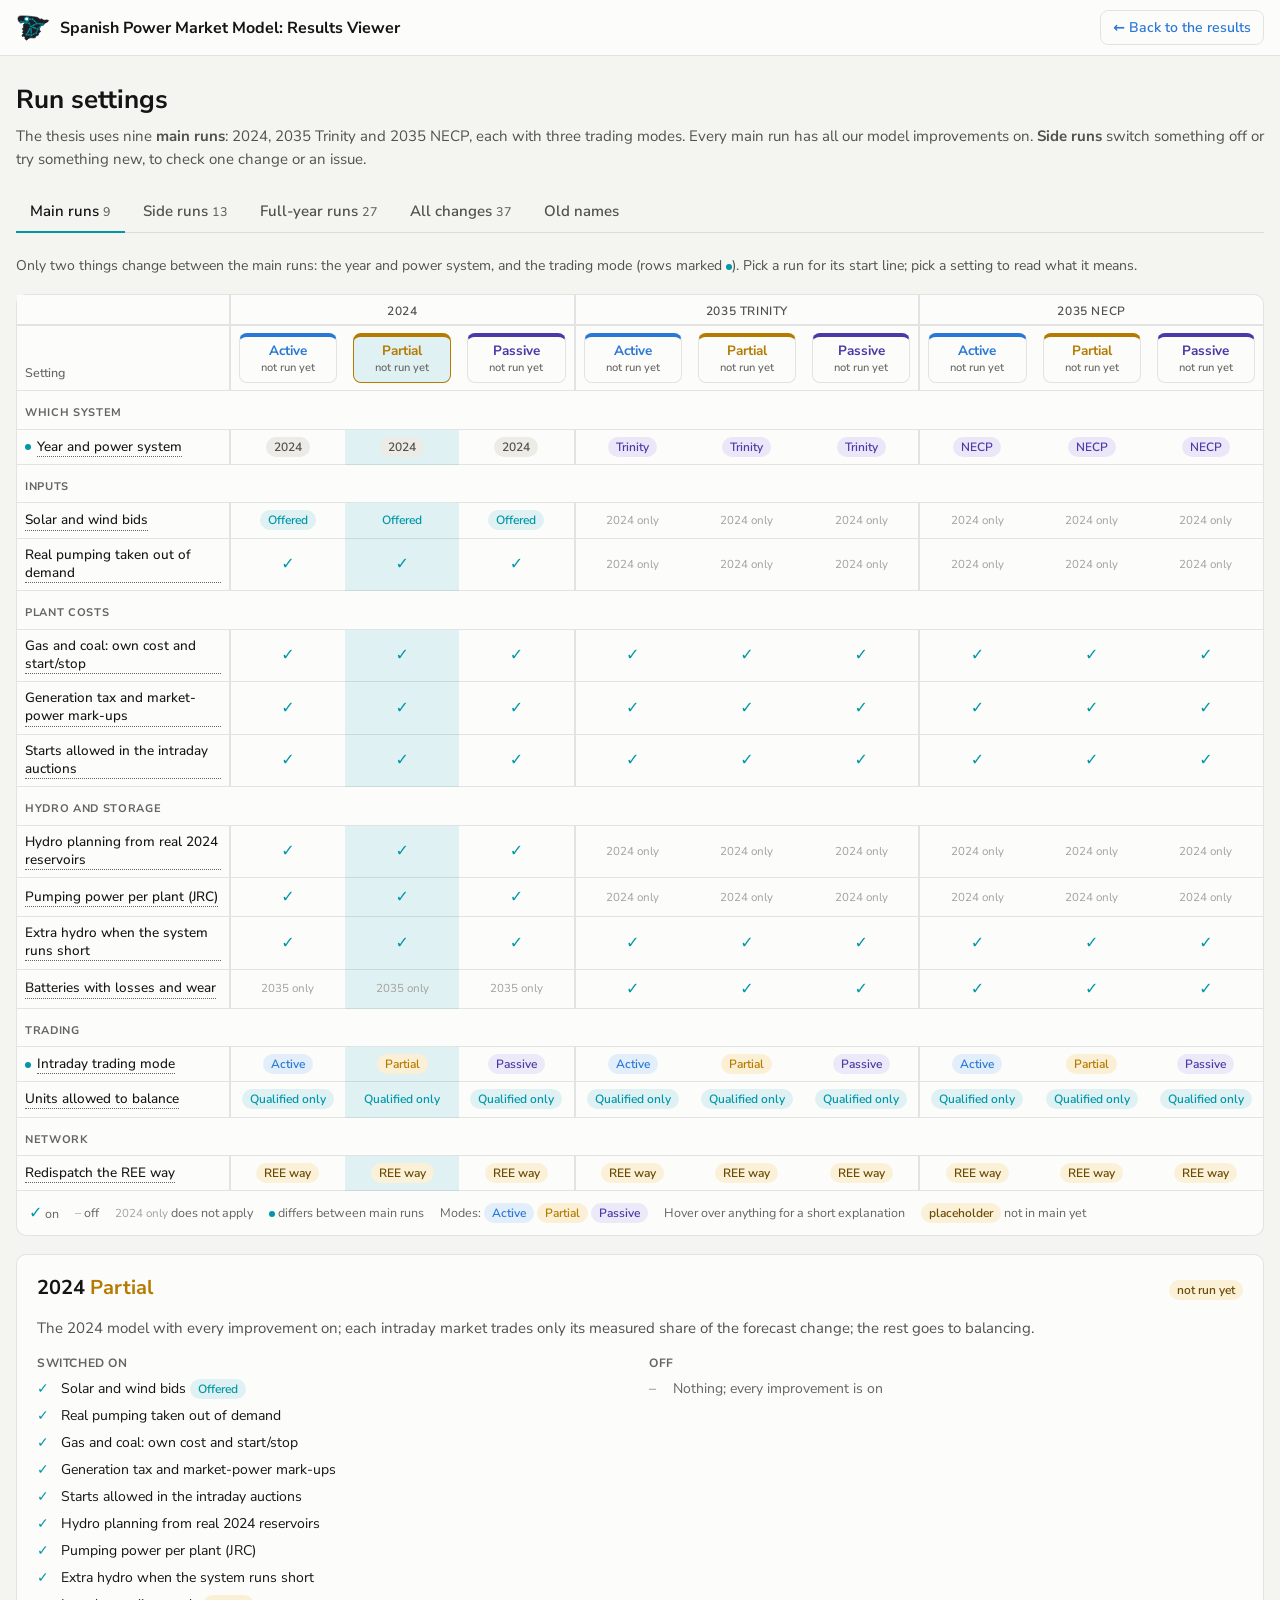
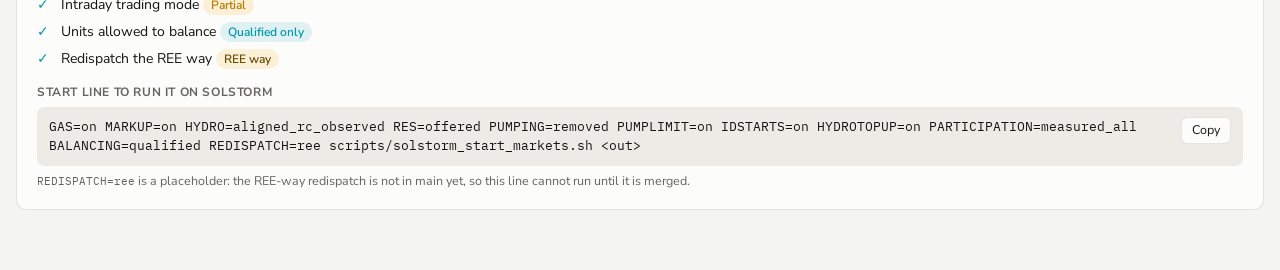
<file: settings.html>
<!DOCTYPE html>
<html lang="en">
<head>
<meta charset="utf-8">
<meta name="viewport" content="width=device-width, initial-scale=1">
<title>Run settings · Spanish Power Market Model</title>
<link rel="icon" type="image/svg+xml" href="logo.svg">
<link rel="preconnect" href="https://fonts.googleapis.com">
<link rel="preconnect" href="https://fonts.gstatic.com" crossorigin>
<link rel="stylesheet" href="https://fonts.googleapis.com/css2?family=IBM+Plex+Mono:wght@400;500&family=Nunito+Sans:wght@400;500;600;700&display=swap">
<style>
/* Same tokens as the results website (viewer.css). Layout: website top bar, then the "Settings" view with
   four tabs: Main runs (9 thesis runs, grid → picked run) · Side runs (checks, "differs from main") ·
   All settings (guide) · Old names. */
:root {
  --page: #f4f4f1; --surface: #fcfcfb; --surface-2: #ecebe6; --ink: #141413; --ink-2: #52514e; --muted: #66645e;
  --hair: rgba(11,11,11,0.10); --model: #0097a7; --accent: #2a78d6; --good: #0c7a0c; --critical: #d03b3b;
  --note-bg: #fbf1d9; --note-ink: #6b4a00; --sel-bg: #141413; --sel-ink: #fcfcfb;
  --on-bg: #dff1f3; --off-ink: #a3a19a; --scen-bg: #ece7f8; --scen-ink: #4a3aa7; --diff-bg: #fbe4ee; --diff-ink: #a3365f;
  --m-active: #2a78d6; --m-active-bg: #e3eefb; --m-partial: #b57a00; --m-partial-bg: #fbf0d6; --m-passive: #4a3aa7; --m-passive-bg: #ece9f8;
  --font-ui: "Avenir Next", Avenir, "Nunito Sans", system-ui, -apple-system, "Segoe UI", sans-serif;
  --font-mono: "IBM Plex Mono", ui-monospace, Consolas, monospace;
  color-scheme: light;
}
@media (prefers-color-scheme: dark) {
  :root:not([data-theme="light"]) {
    --page: #0f0f0e; --surface: #1a1a19; --surface-2: #262624; --ink: #f2f1ec; --ink-2: #c3c2b7; --muted: #a3a19a;
    --hair: rgba(255,255,255,0.10); --model: #26c6da; --accent: #3987e5; --good: #0ca30c;
    --note-bg: #33290f; --note-ink: #f0c96e; --sel-bg: #f2f1ec; --sel-ink: #141413;
    --on-bg: #103a40; --off-ink: #6b6a64; --scen-bg: #2a2448; --scen-ink: #b9b0f2; --diff-bg: #3a1a28; --diff-ink: #f09ab9; --m-active: #6aa6f0; --m-active-bg: #16273d; --m-partial: #f0b93a; --m-partial-bg: #33280c; --m-passive: #a99ff0; --m-passive-bg: #241f3d; color-scheme: dark;
  }
}
:root[data-theme="dark"] {
  --page: #0f0f0e; --surface: #1a1a19; --surface-2: #262624; --ink: #f2f1ec; --ink-2: #c3c2b7; --muted: #a3a19a;
  --hair: rgba(255,255,255,0.10); --model: #26c6da; --accent: #3987e5; --good: #0ca30c;
  --note-bg: #33290f; --note-ink: #f0c96e; --sel-bg: #f2f1ec; --sel-ink: #141413;
  --on-bg: #103a40; --off-ink: #6b6a64; --scen-bg: #2a2448; --scen-ink: #b9b0f2; --diff-bg: #3a1a28; --diff-ink: #f09ab9; --m-active: #6aa6f0; --m-active-bg: #16273d; --m-partial: #f0b93a; --m-partial-bg: #33280c; --m-passive: #a99ff0; --m-passive-bg: #241f3d; color-scheme: dark;
}
* { box-sizing: border-box; }
[hidden] { display: none !important; }
html, body { margin: 0; }
body { background: var(--page); color: var(--ink); font: 15px/1.5 var(--font-ui); }
code, .mono { font-family: var(--font-mono); font-size: 0.86em; }
h1, h2, h3 { text-wrap: balance; margin: 0; }
button { font: inherit; color: inherit; }
:focus-visible { outline: 2px solid var(--accent); outline-offset: 2px; }


main { max-width: 1800px; margin: 0 auto; padding: 24px 16px 60px; display: grid; grid-template-columns: minmax(0, 1fr); gap: 22px; }
.intro h1 { font-size: 26px; }
.intro p { color: var(--ink-2); margin: 6px 0 0; }
.subtabs { display: flex; gap: 4px; flex-wrap: wrap; border-bottom: 1px solid var(--hair); }
.subtabs button { border: 0; background: none; padding: 8px 14px; cursor: pointer; color: var(--ink-2); font-weight: 600; border-bottom: 2px solid transparent; margin-bottom: -1px; }
.subtabs button .n { font-weight: 500; color: var(--muted); font-size: 12.5px; margin-left: 4px; }
.subtabs button[aria-selected="true"] { color: var(--ink); border-bottom-color: var(--model); }
.subtabs button:hover { color: var(--accent); }
.panel { display: grid; grid-template-columns: minmax(0, 1fr); gap: 18px; }
.lead { color: var(--ink-2); margin: 0; font-size: 14px; }
.card { background: var(--surface); border: 1px solid var(--hair); border-radius: 10px; }

/* main-runs grid */
.grid-wrap { overflow-x: auto; }
table.runs { border-collapse: separate; border-spacing: 0; width: 100%; min-width: 720px; font-size: 13.5px; }
table.runs th, table.runs td { padding: 7px 8px; border-bottom: 1px solid var(--hair); text-align: center; vertical-align: middle; }
table.runs thead th { vertical-align: bottom; font-weight: 600; }
table.runs thead tr.sys th { font-size: 12px; letter-spacing: .05em; text-transform: uppercase; color: var(--ink-2); border-bottom: 2px solid var(--hair); padding-bottom: 4px; }
table.runs th.rowh { text-align: left; font-weight: 500; position: sticky; left: 0; background: var(--surface); z-index: 1; width: 17%; min-width: 140px; }
table.runs tr.grp th { text-align: left; font-size: 11px; letter-spacing: .06em; text-transform: uppercase; color: var(--muted); padding-top: 14px; background: var(--surface); position: sticky; left: 0; }
table.runs tr.differs th.rowh::before { content: ""; display: inline-block; width: 6px; height: 6px; border-radius: 50%; background: var(--model); margin-right: 6px; vertical-align: middle; }
table.runs .chip { white-space: normal; }
table.runs th, table.runs td { overflow-wrap: break-word; }
table.runs td.gap, table.runs th.gap { border-left: 2px solid var(--hair); }
.colbtn { border: 1px solid var(--hair); background: var(--surface); border-radius: 8px; padding: 6px 6px; width: 100%; min-width: 0; cursor: pointer; display: grid; gap: 1px; }
.colbtn:hover { border-color: var(--accent); }
.colbtn .nm { font-weight: 700; line-height: 1.2; }
.colbtn .sub { font-size: 11px; color: var(--muted); font-weight: 500; }
.rowbtn { border: 0; background: none; padding: 0; cursor: pointer; text-align: left; border-bottom: 1px dotted var(--muted); line-height: 1.35; }
.rowbtn:hover { color: var(--accent); border-color: var(--accent); }
.yes { color: var(--model); font-weight: 700; font-size: 16px; }
.no { color: var(--off-ink); }
.na { color: var(--off-ink); font-size: 11.5px; }
.chip { display: inline-block; padding: 1px 8px; border-radius: 999px; font-size: 12px; font-weight: 600; background: var(--surface-2); color: var(--ink-2); white-space: nowrap; }
.chip.on { background: var(--on-bg); color: var(--model); }
.chip.scen { background: var(--scen-bg); color: var(--scen-ink); }
.chip.diff { background: var(--diff-bg); color: var(--diff-ink); }
.chip.todo { background: var(--note-bg); color: var(--note-ink); }
.legend { display: flex; gap: 16px; flex-wrap: wrap; font-size: 12.5px; color: var(--muted); padding: 10px 12px; align-items: center; }
.dot { display: inline-block; width: 6px; height: 6px; border-radius: 50%; background: var(--model); }

/* trading modes: one colour each (Active blue, Partial amber, Passive violet) */
.mode-active { --mc: var(--m-active); --mbg: var(--m-active-bg); }
.mode-measured_all, .mode-measured { --mc: var(--m-partial); --mbg: var(--m-partial-bg); }
.mode-passive { --mc: var(--m-passive); --mbg: var(--m-passive-bg); }
.chip.mode { background: var(--mbg); color: var(--mc); }
.colbtn[class*="mode-"] { border-top: 4px solid var(--mc); }
.colbtn[class*="mode-"] .nm { color: var(--mc); }
td.picked, th.picked .colbtn { background: var(--on-bg); }
th.picked .colbtn[class*="mode-"] { border-color: var(--mc); border-top-width: 4px; }
table.modes tr[class*="mode-"] td:first-child { border-left: 4px solid var(--mc); }
table.modes tr[class*="mode-"] td:first-child b { color: var(--mc); }
.detail-head h3 .mname { color: var(--mc); }
/* embedded in index.html (settings.html?embed=1): no own header, no page padding */
.embed .site-top { display: none; }
.embed main { padding: 0 0 24px; max-width: none; }
html.embed, .embed body { background: transparent; }
/* site header (this page sits next to index.html) */
.site-top { display: flex; align-items: center; justify-content: space-between; gap: 12px; flex-wrap: wrap; padding: 10px 16px; background: var(--surface); border-bottom: 1px solid var(--hair); }
.site-top a { color: var(--ink); text-decoration: none; }
.site-top .back { display: flex; align-items: center; gap: 10px; font-weight: 700; font-size: 16px; }
.site-top .back-btn { font-size: 14px; font-weight: 600; color: var(--accent); border: 1px solid var(--hair); border-radius: 8px; padding: 6px 12px; }
.site-top .back-btn:hover { background: var(--surface-2); }
a.open-run { color: var(--accent); text-decoration: none; font-weight: 600; font-size: 14px; }
a.open-run:hover { text-decoration: underline; }

/* hover help */
[data-tip] { cursor: help; }
button[data-tip] { cursor: pointer; }
.tip { position: fixed; z-index: 50; max-width: 280px; background: var(--sel-bg); color: var(--sel-ink); font-size: 13px; line-height: 1.4;
  padding: 7px 10px; border-radius: 7px; box-shadow: 0 4px 14px rgba(0,0,0,.18); pointer-events: none; opacity: 0; transition: opacity .12s; }
.tip.show { opacity: 1; }
.tip b { display: block; font-size: 12px; opacity: .75; margin-bottom: 1px; }
@media (prefers-reduced-motion: reduce) { .tip { transition: none; } }

/* side runs: cells that differ from the compared main run */
td.diffcell { box-shadow: inset 0 0 0 999px var(--diff-bg); }
td.diffcell .yes, td.diffcell .no { color: var(--diff-ink); }
.diffswatch { display: inline-block; width: 14px; height: 10px; border-radius: 3px; background: var(--diff-bg); border: 1px solid var(--diff-ink); vertical-align: middle; }
td.picked.diffcell { box-shadow: inset 0 0 0 999px var(--diff-bg), inset 0 0 0 2px var(--model); }

/* picked run detail */
.detail { padding: 18px 20px; display: grid; gap: 14px; }
.detail-head { display: flex; justify-content: space-between; gap: 12px; flex-wrap: wrap; align-items: baseline; }
.detail-head h3 { font-size: 20px; }
.detail-head .open-run { color: var(--accent); text-decoration: none; font-weight: 600; font-size: 14px; }
.detail p.desc { margin: 0; color: var(--ink-2); }
.cols2 { display: grid; grid-template-columns: 1fr 1fr; gap: 18px; }
@media (max-width: 760px) { .cols2 { grid-template-columns: 1fr; } }
.h4 { margin: 0 0 6px; font-size: 12px; text-transform: uppercase; letter-spacing: .05em; color: var(--muted); font-weight: 700; }
ul.slist { list-style: none; margin: 0; padding: 0; display: grid; gap: 6px; font-size: 14px; }
ul.slist li { display: grid; grid-template-columns: 18px 1fr; gap: 6px; }
ul.slist li .m { font-weight: 700; color: var(--model); }
ul.slist li.off { color: var(--muted); }
ul.slist li.off .m { color: var(--off-ink); }
.startline { background: var(--surface-2); border-radius: 8px; padding: 10px 12px; display: flex; gap: 10px; align-items: flex-start; justify-content: space-between; }
.startline code { white-space: pre-wrap; word-break: break-word; font-size: 13px; }
.copy { border: 1px solid var(--hair); background: var(--surface); border-radius: 6px; padding: 3px 10px; font-size: 12.5px; cursor: pointer; white-space: nowrap; }
.copy:hover { border-color: var(--accent); }
.fine { font-size: 12.5px; color: var(--muted); margin: 0; }
.flag { background: var(--note-bg); color: var(--note-ink); border-radius: 8px; padding: 8px 12px; font-size: 13.5px; margin: 0; }

/* side runs */
.side-wrap { overflow-x: auto; }
table.side { border-collapse: collapse; width: 100%; min-width: 820px; font-size: 14px; }
table.side th, table.side td { padding: 9px 12px; border-bottom: 1px solid var(--hair); text-align: left; vertical-align: top; }
table.side thead th { font-size: 12px; color: var(--muted); font-weight: 600; text-transform: uppercase; letter-spacing: .05em; }
table.side td.nm b { display: block; }
table.side td.nm .old { font-size: 12.5px; color: var(--muted); }
table.side td.diffs { display: flex; flex-wrap: wrap; gap: 4px; }
table.side tr.sep td { font-size: 11px; letter-spacing: .06em; text-transform: uppercase; color: var(--muted); padding-top: 16px; font-weight: 700; }
table.side td.why { color: var(--ink-2); font-size: 13.5px; max-width: 34ch; }

/* guide */
.ggroup h3 { font-size: 12px; text-transform: uppercase; letter-spacing: .06em; color: var(--muted); margin: 0 0 8px; }
.gcards { display: grid; grid-template-columns: repeat(auto-fill, minmax(340px, 1fr)); gap: 12px; }
@media (max-width: 420px) { .gcards { grid-template-columns: 1fr; } }
.gcard { padding: 14px 16px; display: grid; gap: 8px; align-content: start; scroll-margin-top: 16px; transition: box-shadow .3s; }
.gcard.wide { grid-column: 1 / -1; }
.gcard.flash { box-shadow: 0 0 0 3px var(--model); }
.gcard h4 { margin: 0; font-size: 16px; display: flex; justify-content: space-between; gap: 8px; align-items: baseline; }
.gcard h4 .sec { font-size: 12px; font-weight: 500; color: var(--muted); white-space: nowrap; }
.gcard p { margin: 0; font-size: 14px; color: var(--ink-2); }
.gcard dl { margin: 0; display: grid; grid-template-columns: auto 1fr; gap: 3px 10px; font-size: 13px; }
.gcard dt { color: var(--muted); }
.gcard dd { margin: 0; }
.gcard.fixed { background: var(--surface-2); }
.modes-wrap { overflow-x: auto; }
table.modes { border-collapse: collapse; font-size: 13.5px; width: 100%; min-width: 760px; }
table.modes th, table.modes td { padding: 6px 10px; border-bottom: 1px solid var(--hair); text-align: left; vertical-align: top; }
table.modes th { font-size: 12px; color: var(--muted); font-weight: 600; }
table.modes td.num { font-variant-numeric: tabular-nums; white-space: nowrap; }
table.modes th.grp { text-align: center; border-left: 1px solid var(--hair); }
table.modes tr.sub th { font-weight: 500; font-size: 11.5px; }
table.modes th.num, table.modes td.num { text-align: center; }
table.modes .g0 { border-left: 1px solid var(--hair); }
@media (prefers-reduced-motion: reduce) { .gcard { transition: none; } }

/* all settings: one row per setting, click to expand */
.slist-all { display: grid; grid-template-columns: minmax(0, 1fr); gap: 18px; }
.sgroup h3 { font-size: 12px; text-transform: uppercase; letter-spacing: .06em; color: var(--muted); margin: 0 0 6px; }
.sgroup .rows { background: var(--surface); border: 1px solid var(--hair); border-radius: 10px; overflow: hidden; }
details.srow { border-top: 1px solid var(--hair); scroll-margin-top: 16px; transition: box-shadow .3s; }
details.srow:first-child { border-top: 0; }
details.srow.flash { box-shadow: inset 0 0 0 3px var(--model); }
details.srow > summary { list-style: none; cursor: pointer; display: grid; grid-template-columns: 18px 270px minmax(0, 1fr) 210px; gap: 4px 16px; align-items: baseline; padding: 11px 16px; }
details.srow > summary::-webkit-details-marker { display: none; }
details.srow > summary:hover { background: var(--surface-2); }
details.srow > summary .chev { color: var(--muted); transition: transform .15s; display: inline-block; font-size: 12px; }
details.srow[open] > summary .chev { transform: rotate(90deg); }
details.srow > summary .sname { font-weight: 700; }
details.srow > summary .sshort { color: var(--ink-2); font-size: 14px; }
details.srow > summary code { justify-self: end; text-align: right; max-width: 100%; overflow-wrap: anywhere; color: var(--ink-2); font-size: 12px; background: var(--surface-2); padding: 2px 7px; border-radius: 5px; }
details.srow[open] > summary { background: var(--surface-2); }
.sbody { padding: 4px 16px 16px 48px; display: grid; gap: 10px; }
.sbody p { margin: 0; font-size: 14px; color: var(--ink-2); }
.sbody dl { margin: 0; display: grid; grid-template-columns: auto 1fr; gap: 3px 12px; font-size: 13.5px; }
.sbody dt { color: var(--muted); }
.sbody dd { margin: 0; }
.fixedrow > summary code { visibility: hidden; }
@media (max-width: 900px) { details.srow > summary { grid-template-columns: 18px 200px minmax(0, 1fr) 170px; } }
@media (max-width: 700px) {
  details.srow > summary { grid-template-columns: 18px 1fr; }
  details.srow > summary .sshort, details.srow > summary code { grid-column: 2; justify-self: start; }
  .sbody { padding-left: 16px; }
}
@media (prefers-reduced-motion: reduce) { details.srow, details.srow > summary .chev { transition: none; } }

/* all changes: status tags and filter */
.stag { justify-self: end; max-width: 100%; overflow-wrap: anywhere; text-align: center; font-size: 12px; font-weight: 600; padding: 2px 9px; border-radius: 999px; }
.stag.always { background: var(--on-bg); color: var(--model); }
.stag.switch { background: var(--m-active-bg); color: var(--m-active); font-family: var(--font-mono); font-weight: 500; }
.stag.output { background: var(--surface-2); color: var(--ink-2); }
.stag.branch { background: var(--note-bg); color: var(--note-ink); }
.stag.dropped { background: var(--surface-2); color: var(--muted); text-decoration: line-through; }
.cfilter { display: flex; gap: 6px; flex-wrap: wrap; }
.fbtn { border: 1px solid var(--hair); background: var(--surface); border-radius: 999px; padding: 4px 12px; font-size: 13px; cursor: pointer; }
.fbtn[aria-pressed="true"] { background: var(--sel-bg); color: var(--sel-ink); border-color: var(--sel-bg); }
.fbtn:hover { border-color: var(--accent); }
@media (max-width: 700px) { details.srow > summary .stag { grid-column: 2; justify-self: start; } }

/* full-year runs vs main-run inputs */
table.fy { border-collapse: separate; border-spacing: 0; width: 100%; min-width: 880px; font-size: 13.5px; }
table.fy th, table.fy td { padding: 7px 6px; border-bottom: 1px solid var(--hair); text-align: center; vertical-align: middle; }
table.fy thead th { font-size: 11.5px; font-weight: 600; color: var(--ink-2); vertical-align: bottom; line-height: 1.25; }
table.fy thead th span[data-tip] { border-bottom: 1px dotted var(--muted); }
table.fy th.run, table.fy td.run { text-align: left; position: sticky; left: 0; background: var(--surface); z-index: 1; width: 22%; min-width: 180px; padding-left: 14px; }
table.fy td.run b { display: block; font-size: 14px; }
table.fy td.run .old { font-size: 12px; color: var(--muted); }
table.fy tr.sep td { text-align: left; font-size: 11px; letter-spacing: .06em; text-transform: uppercase; color: var(--muted); font-weight: 700; padding-top: 16px; padding-left: 14px; background: var(--surface); }
table.fy tr.mainrow td { background: var(--on-bg); }
table.fy tr.mainrow td.run { background: var(--on-bg); }
table.fy tr.oldrun td.run b { color: var(--muted); }
.hasmark { color: var(--model); font-weight: 700; }
.missmark { color: var(--diff-ink); font-weight: 700; }
td.miss { background: var(--diff-bg); }
td.score { font-variant-numeric: tabular-nums; white-space: nowrap; text-align: right; padding-right: 14px; }
.bar { display: inline-block; width: 54px; height: 6px; border-radius: 3px; background: var(--surface-2); vertical-align: middle; margin-left: 6px; overflow: hidden; }
.bar i { display: block; height: 100%; background: var(--model); }

/* old names */
.names-wrap { overflow-x: auto; }
table.names { border-collapse: collapse; width: 100%; min-width: 720px; font-size: 14px; }
table.names th, table.names td { padding: 8px 12px; border-bottom: 1px solid var(--hair); text-align: left; vertical-align: top; }
table.names thead th { font-size: 12px; color: var(--muted); font-weight: 600; text-transform: uppercase; letter-spacing: .05em; }
table.names td.old { color: var(--muted); }
table.names td.new { font-weight: 700; }
table.names tr.sep td { font-size: 11px; letter-spacing: .06em; text-transform: uppercase; color: var(--muted); padding-top: 16px; font-weight: 700; }
</style>
</head>
<body>
<header class="site-top">
  <a class="back" href="index.html#home"><img src="logo.svg" alt="" width="34" height="34"><span>Spanish Power Market Model: Results Viewer</span></a>
  <a class="back-btn" href="index.html#home">← Back to the results</a>
</header>

<main>
  <div class="intro">
    <h1>Run settings</h1>
    <p>The thesis uses nine <b>main runs</b>: 2024, 2035 Trinity and 2035 NECP, each with three trading modes. Every main run has all our model improvements on. <b>Side runs</b> switch something off or try something new, to check one change or an issue.</p>
  </div>

  <div class="subtabs" role="tablist" aria-label="Settings sections">
    <button role="tab" id="t-runs" aria-controls="p-runs" aria-selected="true">Main runs<span class="n">9</span></button>
    <button role="tab" id="t-side" aria-controls="p-side" aria-selected="false">Side runs<span class="n" id="n-side"></span></button>
    <button role="tab" id="t-full" aria-controls="p-full" aria-selected="false">Full-year runs<span class="n" id="n-full"></span></button>
    <button role="tab" id="t-changes" aria-controls="p-changes" aria-selected="false">All changes<span class="n" id="n-changes"></span></button>
    <button role="tab" id="t-names" aria-controls="p-names" aria-selected="false">Old names</button>
  </div>

  <section class="panel" id="p-runs" role="tabpanel" aria-labelledby="t-runs">
    <p class="lead">Only two things change between the main runs: the year and power system, and the trading mode (rows marked <span class="dot"></span>). Pick a run for its start line; pick a setting to read what it means.</p>
    <div class="card">
      <div class="grid-wrap"><table class="runs" id="runs"></table></div>
      <div class="legend"><span><span class="yes">✓</span> on</span><span><span class="no">–</span> off</span><span><span class="na">2024 only</span> does not apply</span><span><span class="dot"></span> differs between main runs</span><span>Modes: <span class="chip mode mode-active" tabindex="0" data-tip="participation:active">Active</span> <span class="chip mode mode-measured_all" tabindex="0" data-tip="participation:measured_all">Partial</span> <span class="chip mode mode-passive" tabindex="0" data-tip="participation:passive">Passive</span></span><span>Hover over anything for a short explanation</span><span><span class="chip todo" tabindex="0" data-tip="placeholder">placeholder</span> not in main yet</span></div>
    </div>
    <div class="card detail" id="detail" aria-live="polite"></div>
  </section>

  <section class="panel" id="p-side" role="tabpanel" aria-labelledby="t-side" hidden>
    <p class="lead">Runs for checking one change or an issue. Rose cells differ from the main run with the same system and trading mode, so you can see at a glance what each one tests. Pick a run for details.</p>
    <div class="card">
      <div class="grid-wrap"><table class="runs" id="side"></table></div>
      <div class="legend"><span><span class="yes">✓</span> on</span><span><span class="no">–</span> off</span><span><span class="na">2024 only</span> does not apply</span><span><span class="diffswatch"></span> differs from its main run</span><span>Modes: <span class="chip mode mode-active" tabindex="0" data-tip="participation:active">Active</span> <span class="chip mode mode-measured" tabindex="0" data-tip="participation:measured">Partial CID</span></span><span>Hover over anything for a short explanation</span></div>
    </div>
    <div class="card detail" id="side-detail" aria-live="polite"></div>
  </section>

  <section class="panel" id="p-full" role="tabpanel" aria-labelledby="t-full" hidden>
    <p class="lead">Every published full-year run, checked against what the main runs have. <span class="hasmark">✓</span> = run with it, <span class="missmark">✗</span> = run without it. The count on the right says how close each run is to a main run. Hover over a column for what it means.</p>
    <div class="card grid-wrap"><table class="fy" id="fy"></table></div>
  </section>

  <section class="panel" id="p-changes" role="tabpanel" aria-labelledby="t-changes" hidden>
    <p class="lead">Everything we have changed in the model since Ehsan's version (4 Sep 2026). Click a change to read more. The tag on the right says if it is always on, a setting you switch on, only output, or not in the model yet. For a setting, put the switch in front of the start line on Solstorm, e.g. <code>GAS=on MARKUP=on scripts/solstorm_start_markets.sh &lt;out&gt;</code>; each run saves its settings, and the website reads them from there.</p>
    <div class="cfilter" role="group" aria-label="Show changes">
      <button class="fbtn" data-f="all" aria-pressed="true">All</button>
      <button class="fbtn" data-f="always" aria-pressed="false">Always on</button>
      <button class="fbtn" data-f="switch" aria-pressed="false">Setting</button>
      <button class="fbtn" data-f="output" aria-pressed="false">Output only</button>
      <button class="fbtn" data-f="branch" aria-pressed="false">Not in model yet</button>
    </div>
    <div id="changes" class="slist-all"></div>
  </section>

  <section class="panel" id="p-names" role="tabpanel" aria-labelledby="t-names" hidden>
    <p class="lead">Runs got new names on 2 Nov 2026. The run list on the results page still shows the old names. Week and month tests keep their names.</p>
    <div class="card names-wrap"><table class="names" id="names"></table></div>
  </section>
</main>
<div class="tip" id="tip" role="tooltip"></div>

<script>if (/[?&]embed=1/.test(location.search)) document.documentElement.classList.add("embed");</script>
<script src="runs/manifest.js"></script>
<script>
// short hover explanations: settings (by key), values (key:value), terms
const TIP = {
  scenario: "Which year we model: 2024, or a 2035 future from the EMPIRE model.",
  "scenario:2024": "The year 2024, built from 2024 data on demand, plants and fuel prices.",
  "scenario:Trinity": "A 2035 future from the EMPIRE model, scenario Trinity.",
  "scenario:NECP": "A 2035 future from the EMPIRE model, close to Spain's national energy and climate plan (NECP).",
  res: "Which solar and wind bids go in: all offered bids, or only the accepted ones.",
  "res:offered": "All solar and wind bids, also rejected ones, so the model can cut them back when prices are low.",
  "res:accepted": "Only the solar and wind volumes OMIE accepted.",
  pumping: "Takes the real 2024 pumping out of demand, so pumping is not counted twice.",
  gas: "Each gas and coal plant gets its own cost and start/stop rules.",
  markup: "Adds the generation tax and an extra margin on gas and coal bids from market power.",
  intraday_starts: "Plants that are off may start in the intraday auctions, if starting pays.",
  hydro: "Hydro plans its water from real 2024 reservoir levels.",
  pump_limits: "Each pumped-storage plant pumps at its real pumping power.",
  hydro_topup: "If the system runs short, hydro may use extra water instead of the 1000 €/MWh emergency supply.",
  bess: "Batteries lose 15 % per cycle, pay a wear cost per MWh and use their full size, instead of being lossless and free.",
  participation: "How much of each forecast change is traded in the intraday markets. The rest goes to balancing.",
  "participation:active": "Every forecast change is traded in the intraday markets.",
  "participation:measured_all": "Only the share seen in real 2024 data is traded; the rest goes to balancing.",
  "participation:passive": "Nothing is traded after the day-ahead; balancing covers every change.",
  "participation:measured": "The auctions trade everything; only CID trades the measured share.",
  balancing: "Which plants may help balance the system in real time.",
  "balancing:qualified": "Only plants REE approves for balancing: gas, coal, hydro and storage.",
  "balancing:all": "Every plant may balance.",
  rd: "How grid problems are fixed after the market has cleared.",
  "rd:ree": "As REE does it: phases I and II, plants paid what they bid. Placeholder: not in the model yet.",
  "rd:ac": "The cheapest fix of grid limits, at the plants' costs.",
  on: "On in this run.", off: "Off in this run.", na: "Only exists for 2024 data, so it does not apply to 2035.",
  na35: "Only the 2035 systems have batteries, so it does not apply to 2024.",
  placeholder: "Not in the model yet: it waits for Magnus's redispatch code.",
  ID2: "Intraday auction 2 in the model = real IDA1 + IDA2, the afternoon before.",
  ID3: "Intraday auction 3 = real IDA3, on the day itself, hours 12–23 only.",
  CID: "Continuous intraday: trading until 1 hour before delivery.",
  alpha: "α = the share of a forecast change that is traded in that market.",
};
const MODES = { active: "Active", measured_all: "Partial", passive: "Passive", measured: "Partial CID" };
// key in meta.features (publish_run.py) · descriptive label · model switch (unchanged) · y24: applies to 2024 only
const SETTINGS = [
  { key: "scenario", group: "Which system", name: "Year and power system", sec: "§21–22", sw: "SCENARIO=trinity   or   SCENARIO=necp", def: "2024",
    what: "2024, or the 2035 system from EMPIRE: Trinity or NECP Essentials (period 3, weather year 2015).",
    more: "A 2035 run also switches on plant costs, mark-ups, islands out and free cross-border flows by itself. Without SCENARIO a run is 2024, with no error." },
  { key: "res", group: "Inputs", name: "Solar and wind bids", sec: "§12", sw: "RES=offered", def: "Accepted", y24: true,
    vals: { offered: "Offered", accepted: "Accepted" }, on: v => v === "offered",
    what: "Offered: solar and wind enter with everything they bid, also bids OMIE did not accept, so the model can curtail them when prices are low.",
    more: "Accepted: only the volumes OMIE accepted. 2035 has no OMIE bids, so it uses EMPIRE's profiles." },
  { key: "pumping", group: "Inputs", name: "Real pumping taken out of demand", sec: "§24", sw: "PUMPING=removed", def: "off", y24: true,
    what: "OMIE's demand includes the real 2024 pumping. With this on, it is taken out, so pumping is not counted twice (once in demand, once by the model's own pumps).", more: "" },
  { key: "gas", group: "Plant costs", name: "Gas and coal: own cost and start/stop", sec: "§14, §16", sw: "GAS=on", def: "off",
    what: "Each gas plant gets its own efficiency; gas and coal plants get start/stop rules and a minimum-income check; coal cost from BAFA/VDKI plus CO₂; closed plants removed.",
    more: "Also takes island plants out of the market and lets the redispatch move coal. On by itself in 2035." },
  { key: "markup", group: "Plant costs", name: "Generation tax and market-power mark-ups", sec: "§17", sw: "MARKUP=on", def: "off",
    what: "Adds the generation tax (IVPEE) and mark-ups on gas and coal bids, sized from market power (RSI): from the 2024 OMIE bids, or the model's own RSI in 2035.", more: "On by itself in 2035." },
  { key: "intraday_starts", group: "Plant costs", name: "Starts allowed in the intraday auctions", sec: "new, 2 Nov", sw: "IDSTARTS=on", def: "off",
    what: "Gas and coal units that are off may start in ID2 and ID3 if the start pays for itself at that auction's prices, like the block orders OMIE's intraday auctions allow. CID and balancing still cannot start units.",
    more: "Needs GAS=on (or a 2035 scenario)." },
  { key: "hydro", group: "Hydro and storage", name: "Hydro planning from real 2024 reservoirs", sec: "§15", sw: "HYDRO=aligned_rc_observed", def: "Basic", y24: true,
    what: "Water values trained from REE's observed 2024 reservoir and inflow, with seasonal rule curves from 2014–2023.",
    more: "2035 runs train their own water values with the scenario and use the same rule curves." },
  { key: "pump_limits", group: "Hydro and storage", name: "Pumping power per plant (JRC)", sec: "§24", sw: "PUMPLIMIT=on", def: "off", y24: true,
    what: "Each pumped-storage plant pumps with its own pumping power from the JRC Hydro-power database: 5.1 GW in all instead of 8.2 GW.", more: "" },
  { key: "hydro_topup", group: "Hydro and storage", name: "Extra hydro when the system runs short", sec: "new, 2 Nov", sw: "HYDROTOPUP=on", def: "off",
    what: "If an intraday market or balancing runs short (the 1000 €/MWh emergency supply is needed), the day's hydro budget is raised by the missing energy and the market solved again. Real reservoirs hold weeks of water, and REE calls extra hydro when short.",
    more: "Tests: removes all 1000 €/MWh hours on 20 May and 11 Dec 2024, with at most 10 GWh extra water a day. Normal days are unchanged." },
  { key: "bess", group: "Hydro and storage", name: "Batteries with losses and wear", sec: "new, 2 Nov", sw: "BESS=on", def: "off", y35: true,
    what: "The 2035 batteries (EMPIRE: 2-hour Li-ion, 6.4 GW Trinity, 25 GW NECP) get a round-trip efficiency of 85 %, a wear cost of 10 €/MWh discharged and use 0–100 % of their size. Off, they are lossless and free to cycle. Each day still starts and ends half full.",
    more: "Sources: NREL Annual Technology Baseline (85 %), Xu et al. 2018 (wear cost in market bids), Rystad 2026 (battery cell and block costs). Sensitivities: BESSEFF, BESSWEAR, BESSSOC. In main since 3 Nov 2026. Test, NECP 13–19 May: daily price spread 12 → 18 €/MWh, about 6× less cycling, energy out = 0.85 × in." },
  { key: "participation", group: "Trading", name: "Intraday trading mode", sec: "§23", sw: "PARTICIPATION=active | measured_all | passive   (old: measured)", def: "Active",
    vals: MODES, on: v => v !== "active", modes: true,
    what: "How much of each forecast change (demand, wind, solar) is traded in the intraday markets. What is not traded is left to balancing.",
    more: "The shares α are measured from REE's 2024 schedules: the trade in each market against the final forecast error. That is a cautious (low) estimate, since part of the error was not yet known at auction time." },
  { key: "balancing", group: "Trading", name: "Units allowed to balance", sec: "§23", sw: "BALANCING=qualified", def: "All units",
    vals: { all: "All units", qualified: "Qualified only" }, on: v => v === "qualified",
    what: "Qualified only: like in Spain, only units REE qualifies take part in balancing: CCGTs, gas turbines, coal, reservoir hydro, pumped storage and batteries.",
    more: "All units: every unit can balance." },
  { key: "rd", group: "Network", name: "Redispatch the REE way", sec: "§20", sw: "REDISPATCH=ree   (placeholder)", def: "AC power flow at cost", todo: true,
    vals: { ree: "REE way", ac: "AC at cost" }, on: v => v === "ree",
    what: "Redispatch as REE does it: phase I (technical constraints on the day-ahead schedule) and phase II, pay-as-bid, with reactive power and voltage rules.",
    more: "On Magnus's branch redispatch-realism, not in main yet. The switch name is a placeholder until it is merged." },
];

// main runs: everything on; only system and trading mode change
const MAIN24 = { res: "offered", pumping: true, gas: true, markup: true, intraday_starts: true, hydro: true, pump_limits: true, hydro_topup: true, bess: null, balancing: "qualified", rd: "ree" };
const MAIN35 = { res: null, pumping: null, gas: true, markup: true, intraday_starts: true, hydro: null, pump_limits: null, hydro_topup: true, bess: true, balancing: "qualified", rd: "ree" };
const MDESC = {
  active: "every forecast change is traded in the intraday markets (PowerVision's active case).",
  measured_all: "each intraday market trades only its measured share of the forecast change; the rest goes to balancing.",
  passive: "nothing is traded after the day-ahead; every forecast change goes to balancing (PowerVision's passive case).",
};
const SYS = [
  { scen: "2024", title: "2024", base: MAIN24, text: "The 2024 model with every improvement on" },
  { scen: "Trinity", title: "2035 Trinity", base: MAIN35, text: "The 2035 Trinity system from EMPIRE (period 3, weather year 2015) with every improvement on" },
  { scen: "NECP", title: "2035 NECP", base: MAIN35, text: "The 2035 NECP Essentials system from EMPIRE (period 3, weather year 2015) with every improvement on" },
];
const MAIN_GROUPS = SYS.map(s => ({ title: s.title, runs: ["active", "measured_all", "passive"].map(m =>
  ({ short: MODES[m], name: `${s.title} ${MODES[m]}`, sys: s.title, scen: s.scen, f: { ...s.base, participation: m }, desc: `${s.text}; ${MDESC[m]}` })) }));
const RUNS = MAIN_GROUPS.flatMap(g => g.runs);

// side runs (published): settings from runs/manifest.js meta.features; what it is for
// Published runs, from runs/manifest.js (meta.features written by publish_run.py). Only the new name,
// a short column name and what the run checks are written here, by run id; everything else is read.
const MANIFEST = window.RUN_MANIFEST || [];
const RUN_TEXT = {
  "2024-01-01_2024-r1-original-offered": ["2024 Original", "Original", "Starting point: Ehsan's model with our 2024 data."],
  "2024-01-01_2024-r2-gas-offered": ["2024 Original + plant costs", "+ Plant costs", "What the gas and coal plant costs do."],
  "2024-01-01_2024-r3-markup-offered": ["2024 Original + plant costs + mark-ups", "+ Mark-ups", "What tax and mark-ups add."],
  "2024-01-01_2024-r4-hydro-offered": ["2024 Active, first version", "Active v1", "What hydro planning adds; the Active run before pumping, top-up and qualified balancing."],
  "2024-01-01_2024-r1-original": ["2024 Original, accepted solar/wind", "Original (acc.)", "Run 1 with accepted solar and wind bids."],
  "2024-01-01_2024-r2-gas": ["2024 Original + plant costs, accepted", "+ Plant costs (acc.)", "Run 2 with accepted solar and wind bids."],
  "2024-01-01_2024-r3-markup": ["2024 Original + plant costs + mark-ups, accepted", "+ Mark-ups (acc.)", "Run 3 with accepted solar and wind bids."],
  "2024-01-01_2024-r4-hydro": ["2024 Active, first version, accepted solar/wind", "Active v1 (acc.)", "Run 4 with accepted solar and wind bids."],
  "2024-r5-cid-balancing-offered": ["2024 Partial CID", "Partial CID", "First trading test: only CID trades a share. Balancing reached 81 % of REE's."],
  "2024-r6-pumping": ["2024 Partial CID + pumping fix", "+ Pumping fix", "Both pumping fixes together."],
  "2024-r6a-pumping-only": ["2024 Partial CID + pumping out of demand", "Pumping: demand", "One pumping fix alone: real pumping out of demand."],
  "2024-r6b-pumplimit-only": ["2024 Partial CID + pumping power per plant", "Pumping: power", "The other pumping fix alone: each plant's own pumping power."],
  "2024-01-01_2024-redispatch-ree-way": ["2024 Active v1 + REE-way redispatch", "REE redispatch", "Magnus's redispatch the REE way, on run 4's market results."],
  "2024-01-01_2024-offered": ["2024 first full year, offered", "First year (off.)", "The first full 2024 year, before the run 1–4 series."],
  "2024-01-01_2024-accepted": ["2024 first full year, accepted", "First year (acc.)", "The first full 2024 year, before the run 1–4 series."],
  "2035-trinity-p3-active": ["2035 Trinity Active, first version", "Trinity Active v1", "First full 2035 Trinity year."],
  "2035-trinity-p3-optb": ["2035 Trinity Partial CID", "Trinity Partial CID", "First 2035 trading test."],
  "2035-necp-p3-active": ["2035 NECP Active, first version", "NECP Active v1", "First full 2035 NECP year."],
  "2035-necp-p3-optb": ["2035 NECP Partial CID", "NECP Partial CID", "First 2035 trading test."],
  "2035-trinity-impr-year": ["2035 Trinity, old period 2", "Trinity period 2", "Wrong EMPIRE period (about a 2030 system); replaced by the period-3 runs."],
};
const SCEN_OF = m => !m.scenario || !m.scenario.label || m.scenario.label === "2024" ? "2024" : /necp/i.test(m.scenario.label) ? "NECP" : m.scenario.label;
function fromManifest(m) {
  const ft = m.features || {}, scen = SCEN_OF(m), y24 = scen === "2024", t = RUN_TEXT[m.id] || [m.name, m.name, m.note || ""];
  return { id: m.id, name: t[0], short: t[1], why: t[2], old: m.name, scen, superseded: !!(m.scenario && m.scenario.superseded_by), n_days: m.n_days,
    f: { res: y24 ? ft.res || "accepted" : null, pumping: y24 ? !!ft.pumping : null, gas: !!ft.gas, markup: !!ft.markup,
         intraday_starts: !!ft.intraday_starts, hydro: y24 ? !!ft.hydro : null, pump_limits: y24 ? !!ft.pump_limits : null,
         hydro_topup: !!ft.hydro_topup, bess: y24 ? null : !!ft.bess, balancing: ft.balancing || "all", rd: ft.rd || "ac", participation: ft.participation || "active",
         chain: ft.chain === "day", days366: m.n_days >= 366 } };
}
const BY_ID = Object.fromEntries(MANIFEST.map(m => [m.id, fromManifest(m)]));
// side runs: chosen published runs, grouped; a run missing from the manifest is left out
const SIDE_GROUPS = [
  { title: "Steps to the 2024 model", ids: ["2024-01-01_2024-r1-original-offered", "2024-01-01_2024-r2-gas-offered", "2024-01-01_2024-r3-markup-offered", "2024-01-01_2024-r4-hydro-offered"] },
  { title: "Trading and pumping, 2024", ids: ["2024-r5-cid-balancing-offered", "2024-r6-pumping", "2024-r6a-pumping-only", "2024-r6b-pumplimit-only", "2024-01-01_2024-redispatch-ree-way"] },
  { title: "2035, first versions", ids: ["2035-trinity-p3-active", "2035-trinity-p3-optb", "2035-necp-p3-active", "2035-necp-p3-optb"] },
].map(g => ({ title: g.title, runs: g.ids.map(id => BY_ID[id]).filter(Boolean) })).filter(g => g.runs.length);
const SIDE = SIDE_GROUPS.flatMap(g => g.runs);
const SCEN_SW = { Trinity: "SCENARIO=trinity", NECP: "SCENARIO=necp" };
const NAMES = (() => {
  const rows = [];
  for (const [title, test] of [["2024", r => r.scen === "2024"], ["2035", r => r.scen !== "2024"]]) {
    const runs = MANIFEST.filter(m => RUN_TEXT[m.id]).map(m => BY_ID[m.id]).filter(test);
    if (!runs.length) continue;
    rows.push([title + ", full year"]);
    for (const r of runs) rows.push([r.old, r.name, SIDE.includes(r) ? "side run" : r.superseded ? "replaced" : "full-year run"]);
  }
  return rows;
})();

// every change since Ehsan's version: area, name, short line, status, switch, §, since, longer text
// status: always = always on in main · switch = a setting · output = adds results only · branch = not in main yet · dropped
const CHANGES = [
  { area: "2024 data", name: "A full year of 2024 inputs", short: "Demand, bids, solar, wind and prices for every day of 2024.", st: "always", sec: "§1", since: "22 Sep",
    what: "Every day of 2024 is built from OMIE (bids, demand, prices) and ENTSO-E (solar, wind, flows). Ehsan's model had two hand-calibrated days.", more: "Built by the OMIE conversion pipeline in the repo (omie_conversion/), so the inputs can be rebuilt from scratch." },
  { area: "2024 data", name: "Cross-border flows for all of 2024", short: "Exchange with the neighbours from ENTSO-E's measured flows, hour by hour.", st: "always", sec: "§1", since: "22 Sep",
    what: "The flows with France and Portugal come from ENTSO-E's measured physical flows for every hour of 2024." },
  { area: "2024 data", name: "Nuclear and coal availability per day", short: "How much nuclear and coal can run, day by day.", st: "always", sec: "§1", since: "23 Sep",
    what: "Nuclear and coal availability changes every day (outages, refuelling), instead of one value for the whole year." },
  { area: "2024 data", name: "CHP and small hydro per day", short: "Combined heat-and-power and small hydro follow their 2024 output.", st: "always", sec: "§1, §4", since: "2 Oct",
    what: "Waste CHP and mini-hydro follow their daily output. CHP on gas comes from OMIE per day instead of a flat 2,600 MW." },
  { area: "2024 data", name: "Fuel prices from December 2023", short: "So 1–2 January can be priced.", st: "always", sec: "§4", since: "2 Oct",
    what: "Gas and CO₂ prices from December 2023 are added, so the first days of 2024 have a price to start from." },
  { area: "2024 data", name: "All 366 days", short: "30–31 December added; the year is complete.", st: "always", sec: "§26", since: "29 Oct",
    what: "Inputs for 30–31 December 2024, with forecast changes taken from January 2025 data. Runs published before 29 Oct have 364 days." },
  { area: "2024 data", name: "Offered solar and wind bids", short: "Use all solar and wind bids, so the model can cut them back.", st: "switch", sw: "RES=offered", sec: "§12", since: "12 Oct",
    what: "Solar and wind enter with everything they bid to OMIE, also bids that were not accepted. The model can then curtail them when prices are low, as happens in reality." },

  { area: "Forecasts", name: "Forecast changes rebuilt", short: "How forecasts change between the markets, rebuilt with PowerVision's code.", st: "always", sec: "§5", since: "4 Oct",
    what: "The forecast updates from day-ahead to ID2, ID3, CID and balancing are rebuilt with Koks' (PowerVision's) code, now in the repo, in local time and without extreme values." },
  { area: "Forecasts", name: "Clock changes and missing forecasts", short: "23- and 25-hour days work; gaps in the forecast data are handled.", st: "always", sec: "§5", since: "4 Oct",
    what: "The days the clock changes have 23 or 25 hours and are handled correctly. Days with no ENTSO-E forecast (solar 7–11 Dec, wind 2 Jun) get no forecast change." },

  { area: "Hydro", name: "Water values for all of 2024", short: "The hydro planning model is trained for the whole year.", st: "always", sec: "§2, §4", since: "23 Sep",
    what: "The hydro planning model (SDDP), which sets what water is worth, is trained from 1 January for all of 2024. A crash on the leap day is fixed." },
  { area: "Hydro", name: "Hydro planning from real reservoirs", short: "Hydro plans its water from 2024 reservoir levels.", st: "switch", sw: "HYDRO=aligned_rc_observed", sec: "§15", since: "14 Oct",
    what: "Water values trained from REE's observed 2024 reservoir and inflow, with seasonal limits from 2014–2023. Built by Magnus." },
  { area: "Hydro", name: "Extra hydro when the system runs short", short: "Hydro may use extra water instead of the 1000 €/MWh emergency supply.", st: "switch", sw: "HYDROTOPUP=on", sec: "new", since: "2 Nov",
    what: "If an intraday market or balancing runs short, the day's hydro budget is raised by the missing energy. Removes all 1000 €/MWh hours on 20 May and 11 Dec 2024, with at most 10 GWh extra water a day." },

  { area: "Plants and costs", name: "Gas plants: own efficiency and start/stop", short: "Each gas plant has its own cost and start/stop rules.", st: "switch", sw: "GAS=on", sec: "§14", since: "14 Oct",
    what: "Each CCGT is priced from its own efficiency. Gas plants have on/off, minimum load, start costs and minimum up/down times, and Spain's minimum-income check." },
  { area: "Plants and costs", name: "Coal: start/stop, coal price, closed plants", short: "Coal gets start/stop rules, a real coal price, and closed plants are removed.", st: "switch", sw: "GAS=on", sec: "§16", since: "15 Oct",
    what: "Coal gets the same on/off rules as gas, a cost from the BAFA/VDKI coal price plus CO₂, and plants closed in 2024 (As Pontes, La Pereda) are removed." },
  { area: "Plants and costs", name: "Island plants out of the market", short: "Balearic plants leave the mainland markets; Ceuta removed.", st: "switch", sw: "GAS=on", sec: "§13", since: "13 Oct",
    what: "Balearic plants are taken out of the mainland market stages but stay in the redispatch. The Ceuta plant, not connected in 2024, is removed." },
  { area: "Plants and costs", name: "Generation tax and mark-ups", short: "Adds the 7 % tax and a market-power margin to gas and coal bids.", st: "switch", sw: "MARKUP=on", sec: "§17", since: "16 Oct",
    what: "Spain's 7 % generation tax goes into every fuel-burning plant's bid, and gas and coal add a mark-up that grows as the market gets tight (Residual Supply Index), measured on the 2024 OMIE bids." },
  { area: "Plants and costs", name: "Starts in the intraday auctions", short: "Plants that are off may start in ID2/ID3 if it pays.", st: "switch", sw: "IDSTARTS=on", sec: "new", since: "2 Nov",
    what: "Gas and coal units that are off after the day-ahead may start in the intraday auctions if the start pays for itself at that auction's prices. CID and balancing still cannot start units." },

  { area: "Markets and trading", name: "Day-by-day market chain", short: "Each day runs all markets before the next day.", st: "always", sec: "§16", since: "15 Oct",
    what: "Each day runs day-ahead → ID2 → ID3 → CID → balancing, then the next day, so plants carry their on/off state from day to day." },
  { area: "Markets and trading", name: "Intraday trading modes", short: "Active, Partial or Passive: how much of each forecast change is traded.", st: "switch", sw: "PARTICIPATION=…", sec: "§23", since: "27 Oct",
    what: "Each intraday market trades all (Active), a measured share (Partial) or none (Passive) of the forecast change; the rest goes to balancing. Shares measured from REE's 2024 schedules." },
  { area: "Markets and trading", name: "Only approved plants balance", short: "Like in Spain, only plants REE approves take part in balancing.", st: "switch", sw: "BALANCING=qualified", sec: "§23", since: "27 Oct",
    what: "Balancing uses only CCGTs, gas turbines, coal, reservoir hydro, pumped storage and batteries, as REE's rules allow. Other plants keep their schedule." },
  { area: "Markets and trading", name: "Who sets the price", short: "Every market records which plant set the price, and why.", st: "output", sec: "§19", since: "19 Oct",
    what: "Every market stage saves the plant that set the price each hour and the reason (its cost, water value, a limit). Shown on the website. Since 3 Nov an idle battery (0 MW) is no longer counted as the setter: with losses it idles because cycling does not pay. Runs made before then overcount batteries until they are run again." },
  { area: "Markets and trading", name: "Real price setter from OMIE bids", short: "Which plant really set the 2024 day-ahead price, for comparison.", st: "output", sec: "website", since: "28 Oct",
    what: "Built from OMIE's 2024 bids, so the website can show the model's price setter next to the real one." },

  { area: "Pumped storage", name: "Pumping out of demand", short: "Real 2024 pumping is taken out of demand so it is not counted twice.", st: "switch", sw: "PUMPING=removed", sec: "§24", since: "28 Oct",
    what: "OMIE's demand already contains the real 2024 pumping. With this on it is taken out, and only the model's own pumps add pumping." },
  { area: "Pumped storage", name: "Pumping power per plant", short: "Each pumped-storage plant pumps at its own power (5.1 GW in all).", st: "switch", sw: "PUMPLIMIT=on", sec: "§24", since: "28 Oct",
    what: "Pumping power per plant from the JRC Hydro-power database: 5.1 GW in all, instead of pumping at full turbine power (8.2 GW)." },
  { area: "Pumped storage", name: "Pumped storage keeps water across days", short: "Experiment: tested, made prices worse, not used.", st: "dropped", sec: "§25", since: "28 Oct",
    what: "Pumped storage carried its water to the next day. On 27 Feb it raised the day-ahead price from 14 to 32 €/MWh (real 4), so it was dropped. Kept as tag archive/pumping-out-of-load-incl-carry." },
  { area: "Batteries", name: "Batteries with losses and wear", short: "2035 batteries lose 15 % per cycle and pay 10 €/MWh wear.", st: "switch", sw: "BESS=on", sec: "§29", since: "3 Nov",
    what: "The 2035 Li-ion batteries get a round-trip efficiency of 85 % (NREL ATB), a wear cost of 10 €/MWh discharged (Xu et al. 2018; Rystad 2026 costs) and a usable range of 0–100 %. Each day still starts and ends half full. Test, NECP 13–19 May: energy out = 0.85 × energy in, about 6× less cycling, daily price spread 12 → 18 €/MWh. A battery locked at full power in a later market no longer makes that market fail.",
    more: "In main since 3 Nov 2026 (835a91c). The markets take about twice as long with it (one NECP week: 38 → 70 min)." },

  { area: "Grid and redispatch", name: "Border split chosen by the redispatch", short: "Fixes most failed grid hours at the French border.", st: "always", sec: "§11", since: "7 Oct",
    what: "The redispatch chooses how the exchange with France and Portugal splits over the border lines. Before, a 240 MW transformer limit at the French border made about 12 % of hours fail." },
  { area: "Grid and redispatch", name: "Failed grid hours explained", short: "For each failed hour, the reason is saved.", st: "output", sec: "§18", since: "19 Oct",
    what: "When the AC power flow fails in an hour, the model saves why (ac_failures.csv), and the website shows it." },
  { area: "Grid and redispatch", name: "Redispatch the REE way", short: "Fix grid problems like REE: phases I and II, pay-as-bid.", st: "branch", sw: "REDISPATCH=ree (placeholder)", sec: "§20", since: "23 Oct",
    what: "Magnus's redispatch: losses out, reactive power only from running units, must-run by voltage zone, phase I/II with unit commitment and a voltage check, real-time starts and reserve, pay-as-bid. On branch redispatch-realism; the main runs wait for it." },
  { area: "Grid and redispatch", name: "Voltage band from REE's rules", short: "Generator voltage 0.975–1.05 pu, as REE's grid code says.", st: "branch", sec: "§20", since: "21 Oct",
    what: "The allowed generator voltage follows REE's 400 kV range (P.O. 1.4) instead of 0.98–1.03 pu with no source. Proposed for main (branch voltage-band-ree)." },

  { area: "2035", name: "2035 scenario runs", short: "Run 2035 Trinity or NECP from EMPIRE instead of 2024.", st: "switch", sw: "SCENARIO=trinity | necp", sec: "§21", since: "20 Oct",
    what: "A full 2035 year from EMPIRE (52 weeks, weather year 2015, period 3 = 2030–35), run in weekly pieces, with its own water values. The website shows scenario runs without real data." },
  { area: "2035", name: "2024 mechanics in 2035", short: "Plant costs, mark-ups and start/stop rules also in 2035.", st: "switch", sw: "SCENARIO=…", sec: "§22", since: "23 Oct",
    what: "CO₂ cost per plant efficiency, CCGTs closed oldest first, gas efficiency per plant, mark-ups from the model's own market power, island plants, start/stop rules, nuclear at 85 %, CHP per month. On by itself with SCENARIO." },

  { area: "Running and results", name: "One model, run options", short: "All work is in one code version; runs differ only by settings.", st: "always", sec: "§27", since: "2 Nov",
    what: "Everything is merged into main. 2024 or 2035 and every feature are chosen with run options, and each run saves its own settings." },
  { area: "Running and results", name: "Run info saved with every run", short: "Every run saves its code version and settings.", st: "output", sec: "§10", since: "6 Oct",
    what: "run_info.json records the code version and the settings, so every published result can be traced back to its exact code." },
  { area: "Running and results", name: "Full-year runs on Solstorm", short: "Markets in order, grid in parallel on NTNU's cluster.", st: "always", sec: "§16", since: "15 Oct",
    what: "A full year runs as a split run: the markets week by week in order (plants keep their on/off state), the redispatch in parallel, then the pieces are joined." },
  { area: "Running and results", name: "Results website", short: "Every run published with prices, volumes, costs and comparisons.", st: "output", sec: "§10", since: "6 Oct",
    what: "publish_run.py packs a run for the website: prices, generation, balancing and redispatch volumes and costs, traded volume, storage margin, comparisons, and who left the balancing gap and who covered it." },
  { area: "Running and results", name: "Checks against real data", short: "Model results compared with what really happened in 2024.", st: "output", sec: "§8–9", since: "5 Oct",
    what: "ENTSO-E measured generation per type and per plant, and REE e·sios balancing, redispatch and intraday data, all on the website next to the model." },
];
const STATUS = { always: "Always on", output: "Output only", branch: "Not in model yet", dropped: "Dropped" };
let cfilter = "all";
// which setting (SETTINGS key) a change row is: its switch, default, main-run use and, for the
// trading modes, the α table are shown in that row
const CHANGE_KEY = { "Offered solar and wind bids": "res", "Hydro planning from real reservoirs": "hydro",
  "Extra hydro when the system runs short": "hydro_topup", "Gas plants: own efficiency and start/stop": "gas",
  "Generation tax and mark-ups": "markup", "Starts in the intraday auctions": "intraday_starts",
  "Intraday trading modes": "participation", "Only approved plants balance": "balancing", "Pumping out of demand": "pumping",
  "Pumping power per plant": "pump_limits", "Batteries with losses and wear": "bess", "Redispatch the REE way": "rd",
  "2035 scenario runs": "scenario" };
const mainUse = s => s.key === "scenario" || s.key === "participation" ? "differs per run" : s.y24 ? "on in the three 2024 runs (2024 only)" : s.key === "bess" ? "on in the six 2035 runs (2035 only)" : "on in all nine";
function settingExtras(key) {
  const s = setting(key);
  if (!s) return "";
  return `${s.modes ? modesTable() : ""}${s.more ? `<p class="fine">${esc(s.more)}</p>` : ""}`;
}
function settingFacts(key) {
  const s = setting(key);
  if (!s) return "";
  return `<dt>Model switch</dt><dd><code>${esc(s.sw)}</code>${s.todo ? ` <span class="chip todo" tabindex="0" data-tip="placeholder">placeholder</span>` : ""}</dd>
              <dt>Default</dt><dd>${esc(s.def)}</dd>
              <dt>Main runs</dt><dd>${mainUse(s)}</dd>`;
}
function renderChanges() {
  const areas = [...new Set(CHANGES.map(c => c.area))];
  const shown = c => cfilter === "all" || c.st === cfilter || (cfilter === "branch" && c.st === "dropped");
  let h = "";
  for (const a of areas) {
    const rows = CHANGES.filter(c => c.area === a && shown(c));
    if (!rows.length) continue;
    h += `<div class="sgroup"><h3>${esc(a)}</h3><div class="rows">` + rows.map(c => `
      <details class="srow"${CHANGE_KEY[c.name] ? ` id="chg-${CHANGE_KEY[c.name]}"` : ""}>
        <summary><span class="chev" aria-hidden="true">▶</span><span class="sname">${esc(c.name)}</span><span class="sshort">${esc(c.short)}</span><span class="stag ${c.st}">${esc(c.st === "switch" ? c.sw : STATUS[c.st])}</span></summary>
        <div class="sbody">
          <p>${esc(c.what)}</p>${c.more ? `<p class="fine">${esc(c.more)}</p>` : ""}${settingExtras(CHANGE_KEY[c.name])}
          <dl><dt>Status</dt><dd>${c.st === "switch" ? "A setting: off by default, switched on with <code>" + esc(c.sw) + "</code>" : esc(STATUS[c.st])}</dd>
              ${settingFacts(CHANGE_KEY[c.name])}
              <dt>Model change</dt><dd>${esc(c.sec)}</dd>
              <dt>Since</dt><dd>${esc(c.since)} 2026</dd></dl>
        </div>
      </details>`).join("") + `</div></div>`;
  }
  document.getElementById("changes").innerHTML = h;
}
// full-year runs (runs/manifest.js meta.features) against the main runs' inputs
const FY_COLS = [
  { k: "offered", label: "Solar/wind offered", tip: "res:offered", y24: true },
  { k: "pumping", label: "Pumping out of demand", tip: "pumping", y24: true },
  { k: "gas", label: "Gas & coal costs", tip: "gas" },
  { k: "markup", label: "Tax & mark-ups", tip: "markup" },
  { k: "intraday_starts", label: "Intraday starts", tip: "intraday_starts" },
  { k: "hydro", label: "Hydro planning", tip: "hydro", y24: true },
  { k: "pump_limits", label: "Pump power per plant", tip: "pump_limits", y24: true },
  { k: "hydro_topup", label: "Extra hydro when short", tip: "hydro_topup" },
  { k: "bess", label: "Batteries with losses", tip: "bess", y35: true },
  { k: "qualified", label: "Only approved plants balance", tip: "balancing:qualified" },
  { k: "ree", label: "REE-way redispatch", tip: "rd:ree" },
  { k: "chain", label: "Day by day", tip: "chain" },
  { k: "days366", label: "All 366 days", tip: "days366" },
];
TIP.chain = "Each day runs all markets before the next day, so plants keep their on/off state.";
TIP.days366 = "All 366 days of 2024, including 30–31 December. Runs before 29 Oct have 364.";
const FY_HAS = r => ({ offered: r.f.res === "offered", pumping: !!r.f.pumping, gas: r.f.gas, markup: r.f.markup, intraday_starts: r.f.intraday_starts,
  hydro: !!r.f.hydro, pump_limits: !!r.f.pump_limits, hydro_topup: r.f.hydro_topup, bess: !!r.f.bess, qualified: r.f.balancing === "qualified", ree: r.f.rd === "ree",
  chain: r.f.chain, days366: r.f.days366 });
// a column that does not apply to a run's system: 2024-only inputs in 2035, 2035-only (batteries) in 2024
const FY_NA = (scen, c) => (scen !== "2024" && c.y24) || (scen === "2024" && c.y35);
const naCell = c => `<td><span class="na" tabindex="0" data-tip="${c.y35 ? "na35" : "na"}">${c.y35 ? "2035 only" : "2024 only"}</span></td>`;
const FY_SCORE = r => { const cols = FY_COLS.filter(c => !FY_NA(r.scen, c)); return cols.filter(c => r.has[c.k]).length / cols.length; };
const FULLYEAR = [["2024", r => r.scen === "2024"], ["2035", r => r.scen !== "2024"]].map(([group, test]) => ({ group,
  runs: MANIFEST.filter(m => m.n_days >= 300).map(m => BY_ID[m.id]).filter(test)
    .map(r => ({ ...r, mode: r.f.participation, has: FY_HAS(r), oldrun: r.superseded }))
    .sort((a, b) => FY_SCORE(b) - FY_SCORE(a)) })).filter(g => g.runs.length);
function renderFullYear() {
  let h = `<thead><tr><th class="run">Run</th><th>Trading</th>` +
    FY_COLS.map(c => `<th><span data-tip="${c.tip}" tabindex="0">${esc(c.label)}</span></th>`).join("") + `<th style="text-align:right;padding-right:14px">Main-run inputs</th></tr></thead><tbody>`;
  const main24 = { offered: 1, pumping: 1, gas: 1, markup: 1, intraday_starts: 1, hydro: 1, pump_limits: 1, hydro_topup: 1, qualified: 1, ree: 1, chain: 1, days366: 1 };
  let n = 0;
  for (const g of FULLYEAR) {
    h += `<tr class="sep"><td colspan="${FY_COLS.length + 3}">${esc(g.group)}</td></tr>`;
    h += `<tr class="mainrow"><td class="run"><b>Main runs ${g.group === "2024" ? "2024" : "2035 (Trinity, NECP)"}</b><span class="old">what the main runs will have · not run yet</span></td><td><span class="fine">all three</span></td>` +
      FY_COLS.map(c => FY_NA(g.group, c) ? naCell(c) : `<td><span class="hasmark">✓</span></td>`).join("") + `<td class="score"></td></tr>`;
    for (const r of g.runs) {
      n++;
      const cols = FY_COLS.filter(c => !FY_NA(r.scen, c));
      const got = cols.filter(c => r.has[c.k]).length;
      h += `<tr class="${r.oldrun ? "oldrun" : ""}"><td class="run"><b><a class="open-run" target="_top" href="index.html#${encodeURIComponent(r.id)}">${esc(r.name)}</a></b><span class="old">was: ${esc(r.old)}</span></td><td>${modeChip(r.mode)}</td>` +
        FY_COLS.map(c => FY_NA(r.scen, c) ? naCell(c)
          : r.has[c.k] ? `<td><span class="hasmark" tabindex="0" data-tip="${c.tip}">✓</span></td>` : `<td class="miss"><span class="missmark" tabindex="0" data-tip="${c.tip}">✗</span></td>`).join("") +
        `<td class="score">${got} / ${cols.length}<span class="bar"><i style="width:${Math.round(100 * got / cols.length)}%"></i></span></td></tr>`;
    }
  }
  document.getElementById("fy").innerHTML = h + `</tbody>`;
  document.getElementById("n-full").textContent = n;
}
const esc = s => String(s).replace(/[&<>"]/g, c => ({ "&": "&amp;", "<": "&lt;", ">": "&gt;", '"': "&quot;" }[c]));
const setting = k => SETTINGS.find(s => s.key === k);
function isOn(key, v) { const s = setting(key); return s.on ? s.on(v) : !!v; }
function label(key, v) { const s = setting(key); return s.vals ? s.vals[v] || v : v; }
function cell(key, run) {
  if (key === "scenario") return `<span class="chip${run.scen === "2024" ? "" : " scen"}" tabindex="0" data-tip="scenario:${run.scen}">${run.scen}</span>`;
  const v = run.f[key];
  if (v === null || v === undefined) return setting(key) && setting(key).y35 ? `<span class="na" tabindex="0" data-tip="na35">2035 only</span>` : `<span class="na" tabindex="0" data-tip="na">2024 only</span>`;
  if (key === "participation") return modeChip(v);
  const todo = setting(key).todo && isOn(key, v) ? " todo" : "";
  if (typeof v === "string") return `<span class="chip${todo || (isOn(key, v) ? " on" : "")}" tabindex="0" data-tip="${key}:${v}">${esc(label(key, v))}</span>`;
  return v ? `<span class="yes" aria-label="on" tabindex="0" data-tip="${key}">✓</span>` : `<span class="no" aria-label="off" tabindex="0" data-tip="off">–</span>`;
}
function modeChip(v) { return `<span class="chip mode mode-${v}" tabindex="0" data-tip="participation:${v}">${esc(MODES[v])}</span>`; }
function startLine(run) {
  const f = run.f, p = [];
  if (run.scen !== "2024") p.push(SCEN_SW[run.scen]);
  else {
    if (f.gas) p.push("GAS=on"); if (f.markup) p.push("MARKUP=on");
    if (f.hydro) p.push("HYDRO=aligned_rc_observed"); if (f.res === "offered") p.push("RES=offered");
    if (f.pumping) p.push("PUMPING=removed"); if (f.pump_limits) p.push("PUMPLIMIT=on");
  }
  if (f.intraday_starts) p.push("IDSTARTS=on");
  if (f.hydro_topup) p.push("HYDROTOPUP=on");
  if (f.bess) p.push("BESS=on");
  if (f.participation !== "active") p.push("PARTICIPATION=" + f.participation);
  if (f.balancing === "qualified") p.push("BALANCING=qualified");
  if (f.rd === "ree") p.push("REDISPATCH=ree");
  return p.join(" ") + " scripts/solstorm_start_markets.sh <out>";
}

function mainFor(side) {   // the main run with the same system and the nearest trading mode
  const mode = side.f.participation === "measured" ? "measured_all" : side.f.participation;
  return RUNS.find(r => r.scen === side.scen && r.f.participation === mode);
}
const same = (a, b) => String(a) === String(b);
const VIEWS = {
  main: { table: "runs", detail: "detail", groups: MAIN_GROUPS, runs: RUNS, picked: 1, kind: "main" },
  side: { table: "side", detail: "side-detail", groups: SIDE_GROUPS, runs: SIDE, picked: Math.min(4, SIDE.length - 1), kind: "side" },
};
function renderGrid(v) {
  const sets = [...new Set(SETTINGS.map(s => s.group))];
  const firsts = new Set(); let k = 0; for (const g of v.groups) { firsts.add(k); k += g.runs.length; }
  const differs = key => new Set(v.runs.map(r => key === "scenario" ? r.scen : r.f[key]).filter(x => x !== null)).size > 1;
  let h = `<thead><tr class="sys"><th class="rowh"></th>${v.groups.map(g => `<th colspan="${g.runs.length}" class="gap">${esc(g.title)}</th>`).join("")}</tr>`;
  h += `<tr><th class="rowh"><span class="fine">Setting</span></th>` + v.runs.map((r, i) => {
    const sub = v.kind === "main" ? "not run yet" : (r.old.match(/run \d+[ab]?/) || ["published"])[0].replace(/^run/, "was run");
    return `<th class="${i === v.picked ? "picked" : ""}${firsts.has(i) ? " gap" : ""}" scope="col"><button class="colbtn mode-${r.f.participation}" data-view="${v.kind}" data-run="${i}" aria-pressed="${i === v.picked}" data-tip="participation:${r.f.participation}"><span class="nm">${esc(r.short)}</span><span class="sub">${esc(sub)}</span></button></th>`;
  }).join("") + `</tr></thead><tbody>`;
  for (const g of sets) {
    h += `<tr class="grp"><th colspan="${v.runs.length + 1}">${esc(g)}</th></tr>`;
    for (const s of SETTINGS.filter(s => s.group === g)) {
      h += `<tr class="${v.kind === "main" && differs(s.key) ? "differs" : ""}"><th class="rowh" scope="row"><button class="rowbtn" data-set="${s.key}" data-tip="${s.key}">${esc(s.name)}</button></th>` +
        v.runs.map((r, i) => {
          const d = v.kind === "side" && s.key !== "scenario" && r.f[s.key] !== null && !same(r.f[s.key], mainFor(r).f[s.key]);
          return `<td class="${i === v.picked ? "picked" : ""}${firsts.has(i) ? " gap" : ""}${d ? " diffcell" : ""}">${cell(s.key, r)}</td>`;
        }).join("") + `</tr>`;
    }
  }
  document.getElementById(v.table).innerHTML = h + `</tbody>`;
}
function settingLi(s, r) {
  const v = r.f[s.key], on = isOn(s.key, v);
  const val = s.key === "participation" ? " " + modeChip(v) : typeof v === "string" ? ` <span class="chip${s.todo && on ? " todo" : on ? " on" : ""}" tabindex="0" data-tip="${s.key}:${v}">${esc(label(s.key, v))}</span>` : "";
  return { on, html: `<li class="${on ? "" : "off"}"><span class="m">${on ? "✓" : "–"}</span><span><span tabindex="0" data-tip="${s.key}">${esc(s.name)}</span>${val}</span></li>` };
}
function renderDetail(v) {
  const r = v.runs[v.picked], line = startLine(r);
  const lis = SETTINGS.filter(s => s.key !== "scenario" && r.f[s.key] !== null).map(s => settingLi(s, r));
  let body;
  if (v.kind === "main") {
    body = `
    <div class="detail-head mode-${r.f.participation}"><h3>${esc(r.sys)} <span class="mname">${esc(r.short)}</span></h3><span class="chip todo">not run yet</span></div>
    <p class="desc">${esc(r.desc)}</p>
    <div class="cols2">
      <div><p class="h4">Switched on</p><ul class="slist">${lis.filter(l => l.on).map(l => l.html).join("")}</ul></div>
      <div><p class="h4">Off</p><ul class="slist">${lis.filter(l => !l.on).map(l => l.html).join("") || `<li class="off"><span class="m">–</span><span>Nothing; every improvement is on</span></li>`}</ul></div>
    </div>`;
  } else {
    const m = mainFor(r);
    const diffs = SETTINGS.filter(s => s.key !== "scenario" && r.f[s.key] !== null && !same(r.f[s.key], m.f[s.key])).map(s => {
      const a = r.f[s.key], b = m.f[s.key];
      const txt = typeof a === "string" ? `${label(s.key, a)} (main run: ${label(s.key, b)})` : a ? "on (off in the main run)" : "off (on in the main run)";
      return `<li><span class="m" style="color:var(--diff-ink)">≠</span><span><span tabindex="0" data-tip="${s.key}">${esc(s.name)}</span>: <span class="chip diff" tabindex="0" data-tip="${s.key}${typeof a === "string" ? ":" + a : ""}">${esc(txt)}</span></span></li>`;
    });
    body = `
    <div class="detail-head mode-${r.f.participation}"><h3><span class="mname">${esc(r.name)}</span> <span class="fine" style="font-size:13px">was: ${esc(r.old)}</span></h3><a class="open-run" target="_top" href="index.html#${encodeURIComponent(r.id)}">Open this run →</a></div>
    <p class="desc">${esc(r.why)}</p>
    <div class="cols2">
      <div><p class="h4">Differs from ${esc(m.name)}</p><ul class="slist">${diffs.join("") || `<li class="off"><span class="m">=</span><span>Nothing</span></li>`}</ul></div>
      <div><p class="h4">All its settings</p><ul class="slist">${lis.map(l => l.html).join("")}</ul></div>
    </div>`;
  }
  document.getElementById(v.detail).innerHTML = body + `
    <div>
      <p class="h4">Start line to run it on Solstorm</p>
      <div class="startline"><code>${esc(line)}</code><button class="copy" data-line="${esc(line)}">Copy</button></div>
      ${v.kind === "main" ? `<p class="fine" style="margin-top:6px"><code>REDISPATCH=ree</code> is a placeholder: the REE-way redispatch is not in main yet, so this line cannot run until it is merged.</p>` : `<p class="fine" style="margin-top:6px">A rerun on today's code gives the same totals and prices; single plants can differ slightly (equal-cost plants swap output).</p>`}
    </div>`;
}
function renderView(v) { renderGrid(v); renderDetail(v); }
function modesTable() {
  // α per market and source: demand / wind / solar each get their own column
  const SRC = ["Demand", "Wind", "Solar"];
  const group = m => `<th colspan="3" class="grp"><span data-tip="${m}" tabindex="0">${m}</span> <span data-tip="alpha" tabindex="0">α</span></th>`;
  const vals = a => a.map((x, k) => `<td class="num${k === 0 ? " g0" : ""}">${x === 0 || x === 1 ? x : x.toFixed(2)}</td>`).join("");
  const row = (cls, mode, what, id2, id3, cid, sw) =>
    `<tr class="${cls}"><td>${mode}</td><td>${what}</td>${vals(id2)}${vals(id3)}${vals(cid)}<td>${sw}</td></tr>`;
  const ONE = [1, 1, 1], ZERO = [0, 0, 0], CIDM = [0.07, 0.07, 0.06];
  return `<div class="modes-wrap"><table class="modes"><thead>
    <tr><th rowspan="2">Mode</th><th rowspan="2">What happens</th>${group("ID2")}${group("ID3")}${group("CID")}<th rowspan="2">Switch</th></tr>
    <tr class="sub">${[0, 1, 2].map(() => SRC.map((x, k) => `<th class="num${k === 0 ? " g0" : ""}">${x}</th>`).join("")).join("")}</tr></thead><tbody>
    ${row("mode-active", `<b data-tip="participation:active" tabindex="0">Active</b>`, "Every forecast change is traded in every intraday market", ONE, ONE, ONE, `<code>active</code> (default)`)}
    ${row("mode-measured_all", `<b data-tip="participation:measured_all" tabindex="0">Partial</b>`, "Every intraday market trades its measured share; the rest goes to balancing", [0.32, 0.22, 0.13], [0.07, 0.15, 0.10], CIDM, `<code>measured_all</code>`)}
    ${row("mode-passive", `<b data-tip="participation:passive" tabindex="0">Passive</b>`, "Nothing is traded after the day-ahead; all goes to balancing", ZERO, ZERO, ZERO, `<code>passive</code>`)}
    ${row("mode-measured", `<b data-tip="participation:measured" tabindex="0">Partial CID</b> <span class="fine">(side runs)</span>`, "Auctions as Active; only CID trades its measured share", ONE, ONE, CIDM, `<code>measured</code>`)}
  </tbody></table></div><p class="fine">α = the share of each source's forecast change that is traded in that market, measured separately for demand, wind and solar from REE's 2024 schedules. ID3 trades hours 12–23 only.</p>`;
}
function renderNames() {
  let h = `<thead><tr><th>Old name</th><th>New name</th><th>Kind</th></tr></thead><tbody>`;
  for (const row of NAMES) {
    if (row.length === 1) { h += `<tr class="sep"><td colspan="3">${esc(row[0])}</td></tr>`; continue; }
    h += `<tr><td class="old">${esc(row[0])}</td><td class="new">${esc(row[1])}</td><td class="fine">${esc(row[2])}</td></tr>`;
  }
  document.getElementById("names").innerHTML = h + `</tbody>`;
}
function showTab(id) {
  for (const t of document.querySelectorAll('[role="tab"]')) {
    const on = t.id === id; t.setAttribute("aria-selected", on);
    document.getElementById(t.getAttribute("aria-controls")).hidden = !on;
  }
}
document.addEventListener("click", e => {
  const t = e.target.closest('[role="tab"]');
  if (t) { showTab(t.id); return; }
  const c = e.target.closest(".colbtn");
  if (c) { const v = VIEWS[c.dataset.view]; v.picked = +c.dataset.run; renderView(v); return; }
  const fb = e.target.closest(".fbtn");
  if (fb) { cfilter = fb.dataset.f; document.querySelectorAll(".fbtn").forEach(b => b.setAttribute("aria-pressed", b === fb)); renderChanges(); return; }
  const cp = e.target.closest(".copy");
  if (cp) { (async () => { try { await navigator.clipboard.writeText(cp.dataset.line); cp.textContent = "Copied"; } catch (_) { cp.textContent = "Select and copy"; } setTimeout(() => { cp.textContent = "Copy"; }, 1600); })(); return; }
  const s = e.target.closest(".rowbtn");
  if (s) {
    showTab("t-changes");
    if (cfilter !== "all") { cfilter = "all"; document.querySelectorAll(".fbtn").forEach(b => b.setAttribute("aria-pressed", b.dataset.f === "all")); renderChanges(); }
    const el = document.getElementById("chg-" + s.dataset.set);
    if (!el) return;
    el.open = true;
    el.scrollIntoView({ behavior: matchMedia("(prefers-reduced-motion: reduce)").matches ? "auto" : "smooth", block: "center" });
    el.classList.add("flash"); setTimeout(() => el.classList.remove("flash"), 1400);
  }
});
const tipEl = document.getElementById("tip");
function showTip(el) {
  const k = el.dataset.tip, base = k.split(":")[0], txt = TIP[k] || TIP[base];
  if (!txt) return;
  const head = k.includes(":") && base !== "scenario" && setting(base) ? setting(base).name : "";
  tipEl.innerHTML = (head ? `<b>${esc(head)}</b>` : "") + esc(txt);
  tipEl.classList.add("show");
  const b = el.getBoundingClientRect(), t = tipEl.getBoundingClientRect();
  const x = Math.min(Math.max(8, b.left + b.width / 2 - t.width / 2), innerWidth - t.width - 8);
  let y = b.top - t.height - 8; if (y < 8) y = b.bottom + 8;
  tipEl.style.left = x + "px"; tipEl.style.top = y + "px";
}
const hideTip = () => tipEl.classList.remove("show");
document.addEventListener("mouseover", e => { const el = e.target.closest("[data-tip]"); el ? showTip(el) : hideTip(); });
document.addEventListener("focusin", e => { const el = e.target.closest("[data-tip]"); el ? showTip(el) : hideTip(); });
document.addEventListener("scroll", hideTip, true);
renderView(VIEWS.main); renderView(VIEWS.side); renderNames();
document.getElementById("n-side").textContent = SIDE.length;
renderChanges(); document.getElementById("n-changes").textContent = CHANGES.length;
renderFullYear();
// embedded: tell index.html how tall the page is, whenever it changes (tabs, open rows)
if (document.documentElement.classList.contains("embed") && window.parent !== window) {
  const post = () => window.parent.postMessage({ runSettingsHeight: document.documentElement.scrollHeight }, "*");
  new ResizeObserver(post).observe(document.body); post();
}
</script>
</body>
</html>
</file>
